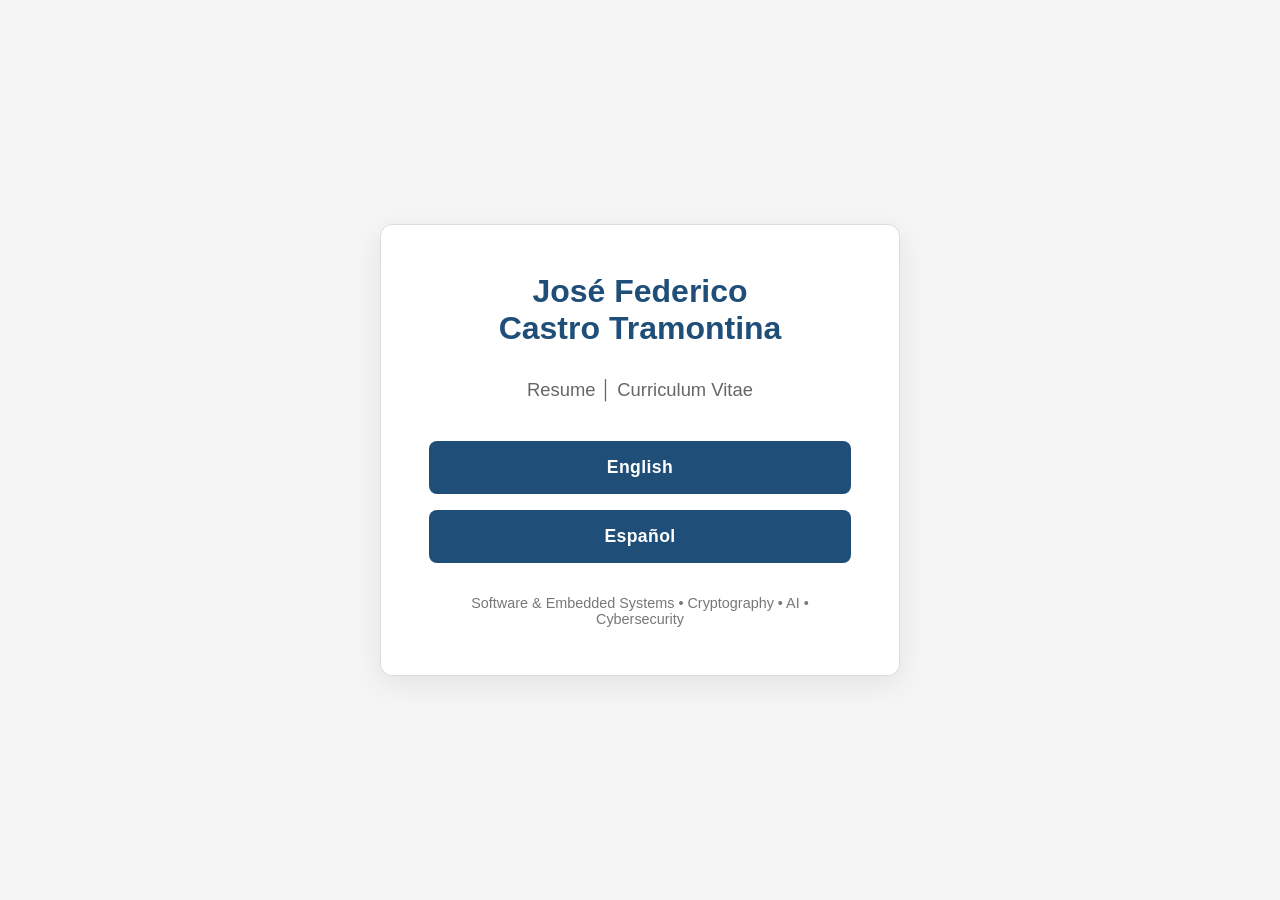
<file: index.html>
<!DOCTYPE html>
<html lang="en">

<head>

    <meta charset="UTF-8">

    <meta
        name="viewport"
        content="width=device-width, initial-scale=1.0"
    >

    <meta
        name="description"
        content="Resume | Curriculum Vitae of José Federico Castro Tramontina"
    >

    <title>José Federico Castro Tramontina</title>

    <style>

        :root
        {
            --bg: #f5f5f5;
            --card: #ffffff;
            --text: #222222;
            --accent: #1f4e79;
            --border: #dddddd;
        }

        *
        {
            box-sizing: border-box;
        }

        body
        {
            margin: 0;

            display: flex;
            justify-content: center;
            align-items: center;

            min-height: 100vh;

            font-family: Arial, Helvetica, sans-serif;

            background: var(--bg);
            color: var(--text);
        }

        .card
        {
            width: min(92%, 520px);

            padding: 48px;

            text-align: center;

            background: var(--card);

            border: 1px solid var(--border);
            border-radius: 12px;

            box-shadow: 0 8px 30px rgba(0, 0, 0, .08);

            transition:
                transform .15s ease,
                box-shadow .15s ease;
        }

        .card:hover
        {
            transform: translateY(-2px);

            box-shadow: 0 12px 36px rgba(0, 0, 0, .10);
        }

        h1
        {
            margin: 0;

            font-size: 2rem;

            color: var(--accent);
        }

        h1 + h1
        {
            margin-bottom: 2rem;
        }

        h2
        {
            margin: 0 0 2.5rem 0;

            font-size: 1.15rem;
            font-weight: normal;

            color: #666666;
        }

        .button
        {
            display: block;

            margin: 16px 0;
            padding: 16px;

            text-decoration: none;

            font-size: 1.1rem;
            font-weight: bold;
            letter-spacing: .4px;

            color: white;
            background: var(--accent);

            border-radius: 8px;

            transition:
                background .2s ease,
                transform .15s ease;
        }

        .button:hover
        {
            background: #163b5c;

            transform: translateY(-1px);
        }

        .footer
        {
            margin-top: 2rem;

            font-size: .9rem;

            color: #777777;
        }

    </style>

</head>

<body>

    <div class="card">

        <h1>
            José Federico
        </h1>

        <h1>
            Castro Tramontina
        </h1>

        <h2>
            Resume │ Curriculum Vitae
        </h2>

        <a
            class="button"
            href="index_en.html"
        >
            English
        </a>

        <a
            class="button"
            href="index_es.html"
        >
            Español
        </a>

        <div class="footer">
            Software &amp; Embedded Systems • Cryptography • AI • Cybersecurity
        </div>

    </div>

</body>

</html>
</file>
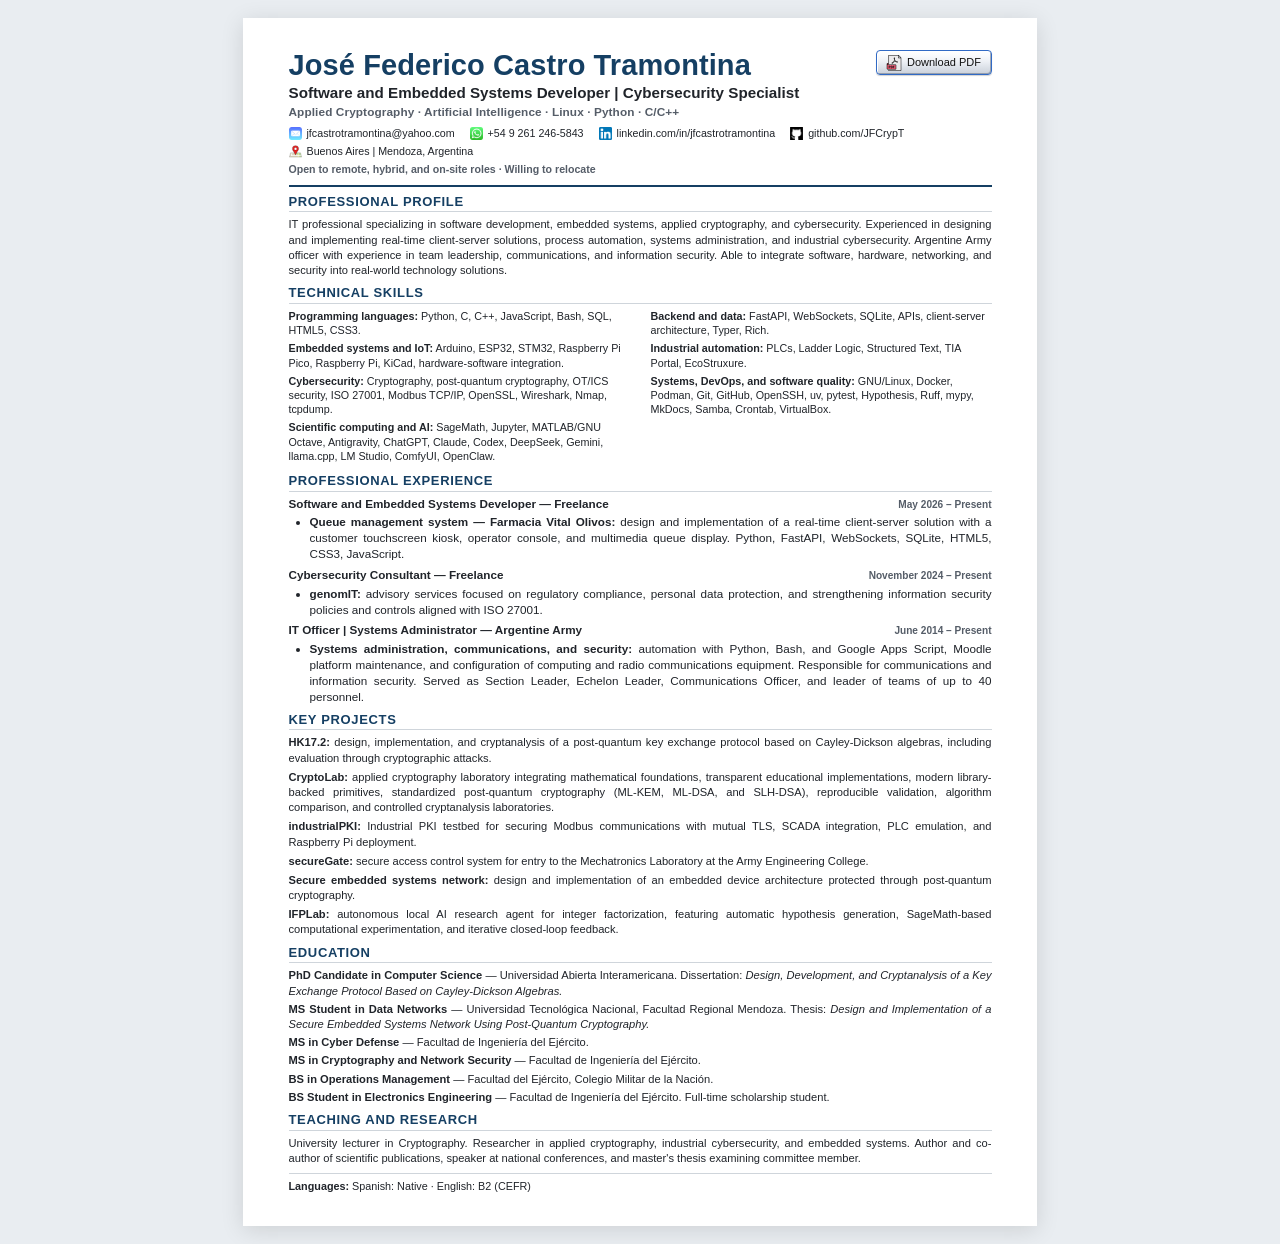
<file: index_en.html>
<!DOCTYPE html>

<html lang="en">
<head>
<meta charset="utf-8"/>
<meta content="width=device-width, initial-scale=1.0" name="viewport"/>
<meta content="José Federico Castro Tramontina's IT resume: software development, embedded systems, IoT, cybersecurity, artificial intelligence, and applied cryptography." name="description"/>
<title>IT Resume | José Federico Castro Tramontina</title>
<link href="css/style.css" rel="stylesheet"/>
<link href="css/print.css" media="print" rel="stylesheet"/>
</head>
<body>
<main class="cv">
<header class="cv-header">

<div class="header-top">
<h1>José Federico Castro Tramontina</h1>

<a
    aria-label="Download resume as PDF"
    class="pdf-download"
    download
    href="pdf/resume_english.pdf"
>
<img alt="" aria-hidden="true" src="thumbnails/pdf.png"/>
<span>Download PDF</span>
</a>
</div>

<p class="headline">
                Software and Embedded Systems Developer
                <span aria-hidden="true">|</span>
                Cybersecurity Specialist
            </p>
<p class="specialties">
                Applied Cryptography · Artificial Intelligence · Linux · Python · C/C++
            </p>
<address class="contact">
<a href="mailto:jfcastrotramontina@yahoo.com">
<img alt="" aria-hidden="true" src="thumbnails/email.png"/>
<span>jfcastrotramontina@yahoo.com</span>
</a>
<a href="https://wa.me/5492612465843">
<img alt="" aria-hidden="true" src="thumbnails/whatsapp.png"/>
<span>+54 9 261 246-5843</span>
</a>
<a href="https://www.linkedin.com/in/jfcastrotramontina/">
<img alt="" aria-hidden="true" src="thumbnails/linkedin.png"/>
<span>linkedin.com/in/jfcastrotramontina</span>
</a>
<a href="https://github.com/JFCrypT">
<img alt="" aria-hidden="true" src="thumbnails/github.png"/>
<span>github.com/JFCrypT</span>
</a>
<span class="contact-item">
<img alt="" aria-hidden="true" src="thumbnails/location.png"/>
<span>Buenos Aires | Mendoza, Argentina</span>
</span>
</address>
<p class="availability">
                Open to remote, hybrid, and on-site roles · Willing to relocate
            </p>
</header>

<section aria-labelledby="profile">
<h2 id="profile">Professional profile</h2>
<p>
                IT professional specializing in software development, embedded systems,
                applied cryptography, and cybersecurity. Experienced in designing and
                implementing real-time client-server solutions, process automation,
                systems administration, and industrial cybersecurity. Argentine Army
                officer with experience in team leadership, communications, and
                information security. Able to integrate software, hardware, networking,
                and security into real-world technology solutions.
            </p>
</section>

<section aria-labelledby="skills">
<h2 id="skills">Technical skills</h2>
<div class="skills">
<p>
<strong>Programming languages:</strong>
                    Python, C, C++, JavaScript, Bash, SQL, HTML5, CSS3.
                </p>
<p>
<strong>Backend and data:</strong>
                    FastAPI, WebSockets, SQLite, APIs, client-server architecture, 
                    Typer, Rich.
                </p>
<p>
<strong>Embedded systems and IoT:</strong>
                    Arduino, ESP32, STM32, Raspberry Pi Pico, Raspberry Pi, 
                    KiCad, hardware-software integration.
                </p>
<p>
<strong>Industrial automation:</strong>
                    PLCs, Ladder Logic, Structured Text, TIA Portal, EcoStruxure.
                </p>
<p>
<strong>Cybersecurity:</strong>
                    Cryptography, post-quantum cryptography, OT/ICS security, 
                    ISO 27001, Modbus TCP/IP, OpenSSL, Wireshark, Nmap, tcpdump.
                </p>
<p>
<strong>Systems, DevOps, and software quality:</strong>
                    GNU/Linux, Docker, Podman, Git, GitHub, OpenSSH, uv, pytest, 
                    Hypothesis, Ruff, mypy, MkDocs, Samba, Crontab, VirtualBox.
                </p>
<p>
<strong>Scientific computing and AI:</strong>
                    SageMath, Jupyter, MATLAB/GNU Octave, Antigravity, 
                    ChatGPT, Claude, Codex, DeepSeek, Gemini, llama.cpp,
                    LM Studio, ComfyUI, OpenClaw.
                </p>
</div>
</section>

<section aria-labelledby="experience">
<h2 id="experience">Professional experience</h2>

<article class="entry">
<div class="entry-heading">
<h3>
                        Software and Embedded Systems Developer — Freelance
                    </h3>
<p class="date">May 2026 – Present</p>
</div>

<ul class="experience-list">
<li>
<strong>Queue management system — Farmacia Vital Olivos:</strong>
                        design and implementation of a real-time client-server solution
                        with a customer touchscreen kiosk, operator console, and multimedia
                        queue display. Python, FastAPI, WebSockets, SQLite, HTML5, CSS3,
                        JavaScript.
                    </li>
</ul>
</article>

<article class="entry">
<div class="entry-heading">
<h3>Cybersecurity Consultant — Freelance</h3>
<p class="date">November 2024 – Present</p>
</div>

<ul class="experience-list">
<li>
<strong>genomIT:</strong>
                        advisory services focused on regulatory compliance, personal data
                        protection, and strengthening information security policies and
                        controls aligned with ISO 27001.
                    </li>
</ul>
</article>

<article class="entry">
<div class="entry-heading">
<h3>
                        IT Officer | Systems Administrator — Argentine Army
                    </h3>
<p class="date">June 2014 – Present</p>
</div>

<ul class="experience-list">
<li>
<strong>Systems administration, communications, and security:</strong>
                        automation with Python, Bash, and Google Apps Script, Moodle platform
                        maintenance, and configuration of computing and radio communications
                        equipment. Responsible for communications and information security.
                        Served as Section Leader, Echelon Leader, Communications Officer, and
                        leader of teams of up to 40 personnel.
                    </li>
</ul>
</article>
</section>

<section aria-labelledby="projects">
<h2 id="projects">Key projects</h2>
<div class="projects">
<p>
<strong>
                        HK17.2:
                    </strong>
                    design, implementation, and cryptanalysis of a post-quantum key exchange 
                    protocol based on Cayley-Dickson algebras, including evaluation through 
                    cryptographic attacks.
                </p>
<p>
<strong>
                        CryptoLab:
                    </strong>
                    applied cryptography laboratory integrating mathematical foundations, 
                    transparent educational implementations, modern library-backed primitives, 
                    standardized post-quantum cryptography (ML-KEM, ML-DSA, and SLH-DSA), 
                    reproducible validation, algorithm comparison, and controlled cryptanalysis 
                    laboratories.
                </p>
<p>
<strong>
                        industrialPKI:
                    </strong>
                    Industrial PKI testbed for securing Modbus communications with mutual TLS,
                    SCADA integration, PLC emulation, and Raspberry Pi deployment.
                </p>
<p>
<strong>
                        secureGate:
                    </strong>
                    secure access control system for entry to the Mechatronics Laboratory at the
                    Army Engineering College.
                </p>
<p>
<strong>
                        Secure embedded systems network:
                    </strong>
                    design and implementation of an embedded device architecture
                    protected through post-quantum cryptography.
                </p>
<p>
<strong>IFPLab:</strong>
                    autonomous local AI research agent for integer factorization,
                    featuring automatic hypothesis generation, SageMath-based
                    computational experimentation, and iterative closed-loop feedback.
                </p>
</div>
</section>

<section aria-labelledby="education">
<h2 id="education">Education</h2>
<div class="education">
<p>
<strong>PhD Candidate in Computer Science</strong>
                    — Universidad Abierta Interamericana.
                    Dissertation:
                    <em>
                        Design, Development, and Cryptanalysis of a Key Exchange
                        Protocol Based on Cayley-Dickson Algebras.
                    </em>
</p>
<p>
<strong>MS Student in Data Networks</strong>
                    — Universidad Tecnológica Nacional, Facultad Regional Mendoza.
                    Thesis:
                    <em>
                        Design and Implementation of a Secure Embedded Systems
                        Network Using Post-Quantum Cryptography.
                    </em>
</p>
<p>
<strong>MS in Cyber Defense</strong>
                    — Facultad de Ingeniería del Ejército.
                </p>
<p>
<strong>
                        MS in Cryptography and Network Security
                    </strong>
                    — Facultad de Ingeniería del Ejército.
                </p>
<p>
<strong>
                        BS in Operations Management
                    </strong>
                    — Facultad del Ejército, Colegio Militar de la Nación.
                </p>
<p>
<strong>BS Student in Electronics Engineering</strong>
                    — Facultad de Ingeniería del Ejército.
                    Full-time scholarship student.
                </p>
</div>
</section>

<section aria-labelledby="teaching">
<h2 id="teaching">Teaching and research</h2>
<p>
                University lecturer in Cryptography. Researcher in applied cryptography,
                industrial cybersecurity, and embedded systems. Author and co-author
                of scientific publications, speaker at national conferences, and
                master's thesis examining committee member.
            </p>
</section>

<footer class="cv-footer">
<p>
<strong>Languages:</strong>
                Spanish: Native · English: B2 (CEFR)
            </p>
</footer>

</main>
</body>
</html>
</file>
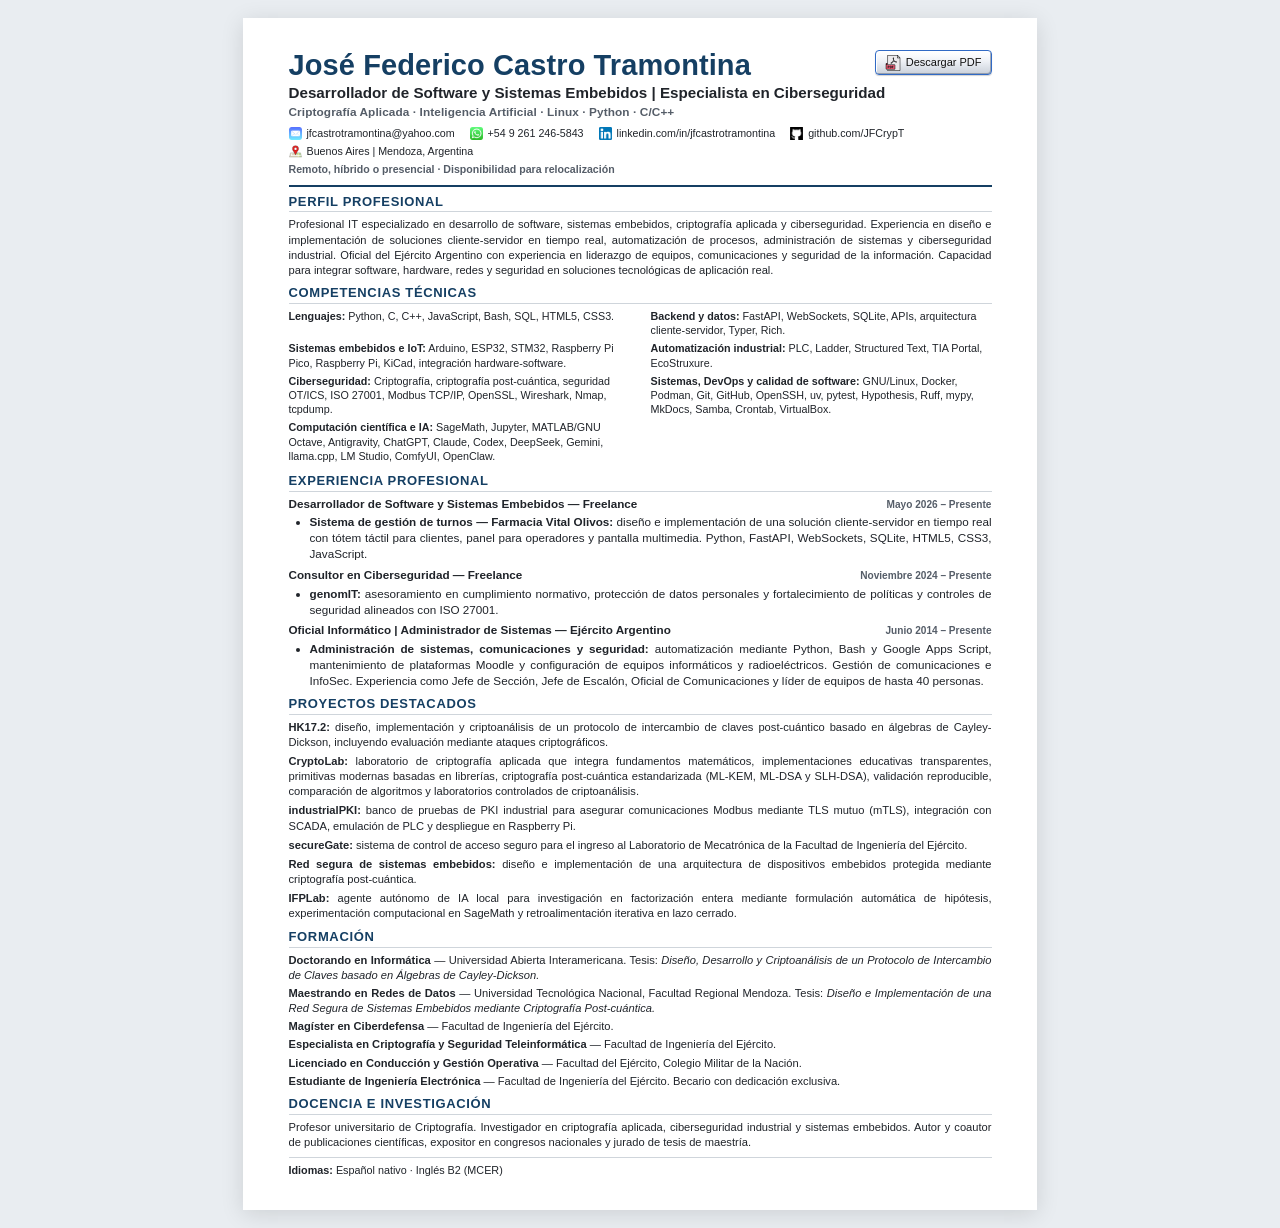
<file: index_es.html>
<!DOCTYPE html>

<html lang="es">
<head>
<meta charset="utf-8"/>
<meta content="width=device-width, initial-scale=1.0" name="viewport"/>
<meta content="Curriculum Vitae IT de José Federico Castro Tramontina: desarrollo de software, sistemas embebidos, IoT, ciberseguridad, inteligencia artificial y criptografía aplicada." name="description"/>
<title>Curriculum Vitae IT | José Federico Castro Tramontina</title>
<link href="css/style.css" rel="stylesheet"/>
<link href="css/print.css" media="print" rel="stylesheet"/>
</head>
<body>
<main class="cv">
<header class="cv-header">

<div class="header-top">
<h1>José Federico Castro Tramontina</h1>

<a
    aria-label="Descargar currículum en PDF"
    class="pdf-download"
    download
    href="pdf/cv_español.pdf"
>
<img alt="" aria-hidden="true" src="thumbnails/pdf.png"/>
<span>Descargar PDF</span>
</a>
</div>

<p class="headline">
                Desarrollador de Software y Sistemas Embebidos
                <span aria-hidden="true">|</span>
                Especialista en Ciberseguridad
            </p>
<p class="specialties">
                Criptografía Aplicada · Inteligencia Artificial · Linux · Python · C/C++
            </p>
<address class="contact">
<a href="mailto:jfcastrotramontina@yahoo.com">
<img alt="" aria-hidden="true" src="thumbnails/email.png"/>
<span>jfcastrotramontina@yahoo.com</span>
</a>
<a href="https://wa.me/5492612465843">
<img alt="" aria-hidden="true" src="thumbnails/whatsapp.png"/>
<span>+54 9 261 246-5843</span>
</a>
<a href="https://www.linkedin.com/in/jfcastrotramontina/">
<img alt="" aria-hidden="true" src="thumbnails/linkedin.png"/>
<span>linkedin.com/in/jfcastrotramontina</span>
</a>
<a href="https://github.com/JFCrypT">
<img alt="" aria-hidden="true" src="thumbnails/github.png"/>
<span>github.com/JFCrypT</span>
</a>
<span class="contact-item">
<img alt="" aria-hidden="true" src="thumbnails/location.png"/>
<span>Buenos Aires | Mendoza, Argentina</span>
</span>
</address>
<p class="availability">
                Remoto, híbrido o presencial · Disponibilidad para relocalización
            </p>
</header>

<section aria-labelledby="perfil">
<h2 id="perfil">Perfil profesional</h2>
<p>
                Profesional IT especializado en desarrollo de software, sistemas embebidos,
                criptografía aplicada y ciberseguridad. Experiencia en diseño e implementación 
                de soluciones cliente-servidor en tiempo real, automatización de procesos, 
                administración de sistemas y ciberseguridad industrial. Oficial del Ejército Argentino 
                con experiencia en liderazgo de equipos, comunicaciones y seguridad de la información. 
                Capacidad para integrar software, hardware, redes y seguridad en soluciones tecnológicas
                de aplicación real.
            </p>
</section>

<section aria-labelledby="competencias">
<h2 id="competencias">Competencias técnicas</h2>
<div class="skills">
<p>
<strong>Lenguajes:</strong>
                    Python, C, C++, JavaScript, Bash, SQL, HTML5, CSS3.
                </p>
<p>
<strong>Backend y datos:</strong>
                    FastAPI, WebSockets, SQLite, APIs, arquitectura cliente-servidor, 
                    Typer, Rich.
                </p>
<p>
<strong>Sistemas embebidos e IoT:</strong>
                    Arduino, ESP32, STM32, Raspberry Pi Pico, Raspberry Pi, 
                    KiCad, integración hardware-software.
                </p>
<p>
<strong>Automatización industrial:</strong>
                    PLC, Ladder, Structured Text, TIA Portal, EcoStruxure.
                </p>
<p>
<strong>Ciberseguridad:</strong>
                    Criptografía, criptografía post-cuántica, seguridad OT/ICS, ISO 27001, 
                    Modbus TCP/IP, OpenSSL, Wireshark, Nmap, tcpdump.
                </p>
<p>
<strong>Sistemas, DevOps y calidad de software:</strong>
                    GNU/Linux, Docker, Podman, Git, GitHub, OpenSSH, uv, pytest, 
                    Hypothesis, Ruff, mypy, MkDocs, Samba, Crontab, VirtualBox.
                </p>
<p>
<strong>Computación científica e IA:</strong>
                    SageMath, Jupyter, MATLAB/GNU Octave, Antigravity, 
                    ChatGPT, Claude, Codex, DeepSeek, Gemini, llama.cpp,
                    LM Studio, ComfyUI, OpenClaw.
                </p>
</div>
</section>

<section aria-labelledby="experiencia">
<h2 id="experiencia">Experiencia profesional</h2>

<article class="entry">
<div class="entry-heading">
<h3>
                        Desarrollador de Software y Sistemas Embebidos — Freelance
                    </h3>
<p class="date">Mayo 2026 – Presente</p>
</div>

<ul class="experience-list">
<li>
<strong>Sistema de gestión de turnos — Farmacia Vital Olivos:</strong>
                        diseño e implementación de una solución cliente-servidor en tiempo real
                        con tótem táctil para clientes, panel para operadores y pantalla multimedia.
                        Python, FastAPI, WebSockets, SQLite, HTML5, CSS3, JavaScript.
                    </li>
</ul>
</article>

<article class="entry">
<div class="entry-heading">
<h3>Consultor en Ciberseguridad — Freelance</h3>
<p class="date">Noviembre 2024 – Presente</p>
</div>

<ul class="experience-list">
<li>
<strong>genomIT:</strong>
                        asesoramiento en cumplimiento normativo, protección de datos personales
                        y fortalecimiento de políticas y controles de seguridad alineados con
                        ISO 27001.
                    </li>
</ul>
</article>

<article class="entry">
<div class="entry-heading">
<h3>
                        Oficial Informático | Administrador de Sistemas — Ejército Argentino
                    </h3>
<p class="date">Junio 2014 – Presente</p>
</div>

<ul class="experience-list">
<li>
<strong>Administración de sistemas, comunicaciones y seguridad:</strong>
                        automatización mediante Python, Bash y Google Apps Script, mantenimiento
                        de plataformas Moodle y configuración de equipos informáticos y
                        radioeléctricos. Gestión de comunicaciones e InfoSec. Experiencia como Jefe 
                        de Sección, Jefe de Escalón, Oficial de Comunicaciones y líder de equipos 
                        de hasta 40 personas.
                    </li>
</ul>
</article>
</section>

<section aria-labelledby="proyectos">
<h2 id="proyectos">Proyectos destacados</h2>
<div class="projects">
<p>
<strong>
                        HK17.2:
                    </strong>
                    diseño, implementación y criptoanálisis de un protocolo de intercambio de claves 
                    post-cuántico basado en álgebras de Cayley-Dickson, incluyendo evaluación mediante 
                    ataques criptográficos.
                </p>
<p>
<strong>
                        CryptoLab:
                    </strong>
                    laboratorio de criptografía aplicada que integra fundamentos matemáticos, 
                    implementaciones educativas transparentes, primitivas modernas basadas en 
                    librerías, criptografía post-cuántica estandarizada (ML-KEM, ML-DSA y SLH-DSA), 
                    validación reproducible, comparación de algoritmos y laboratorios controlados 
                    de criptoanálisis.
                </p>
<p>
<strong>
                        industrialPKI:
                    </strong>
                    banco de pruebas de PKI industrial para asegurar comunicaciones Modbus mediante
                    TLS mutuo (mTLS), integración con SCADA, emulación de PLC y despliegue en
                    Raspberry Pi.
                </p>
<p>
<strong>
                        secureGate:
                    </strong>
                    sistema de control de acceso seguro para el ingreso al Laboratorio de Mecatrónica
                    de la Facultad de Ingeniería del Ejército.
                </p>
<p>
<strong>
                        Red segura de sistemas embebidos:
                    </strong>
                    diseño e implementación de una arquitectura de dispositivos embebidos
                    protegida mediante criptografía post-cuántica.
                </p>
<p>
<strong>IFPLab:</strong>
                    agente autónomo de IA local para investigación en factorización entera
                    mediante formulación automática de hipótesis, experimentación computacional
                    en SageMath y retroalimentación iterativa en lazo cerrado.
                </p>
</div>
</section>

<section aria-labelledby="formacion">
<h2 id="formacion">Formación</h2>
<div class="education">
<p>
<strong>Doctorando en Informática</strong>
                    — Universidad Abierta Interamericana.
                    Tesis:
                    <em>
                        Diseño, Desarrollo y Criptoanálisis de un Protocolo de Intercambio
                        de Claves basado en Álgebras de Cayley-Dickson.
                    </em>
</p>
<p>
<strong>Maestrando en Redes de Datos</strong>
                    — Universidad Tecnológica Nacional, Facultad Regional Mendoza.
                    Tesis:
                    <em>
                        Diseño e Implementación de una Red Segura de Sistemas Embebidos
                        mediante Criptografía Post-cuántica.
                    </em>
</p>
<p>
<strong>Magíster en Ciberdefensa</strong>
                    — Facultad de Ingeniería del Ejército.
                </p>
<p>
<strong>
                        Especialista en Criptografía y Seguridad Teleinformática
                    </strong>
                    — Facultad de Ingeniería del Ejército.
                </p>
<p>
<strong>Licenciado en Conducción y Gestión Operativa</strong>
                    — Facultad del Ejército, Colegio Militar de la Nación.
                </p>
<p>
<strong>Estudiante de Ingeniería Electrónica</strong>
                    — Facultad de Ingeniería del Ejército.
                    Becario con dedicación exclusiva.
                </p>
</div>
</section>

<section aria-labelledby="docencia">
<h2 id="docencia">Docencia e investigación</h2>
<p>
                Profesor universitario de Criptografía. Investigador en criptografía aplicada, 
                ciberseguridad industrial y sistemas embebidos. Autor y coautor de publicaciones 
                científicas, expositor en congresos nacionales y jurado de tesis de maestría.
            </p>
</section>

<footer class="cv-footer">
<p>
<strong>Idiomas:</strong>
                Español nativo · Inglés B2 (MCER)
            </p>
</footer>

</main>
</body>
</html>
</file>
<file: css/style.css>
/* ==========================================================
   CV — José Federico Castro Tramontina
   Diseño sobrio, ATS-friendly y preparado para A4.
   ========================================================== */

:root {
    --text: #20242a;
    --muted: #555d68;
    --accent: #153f63;
    --rule: #cfd5db;
    --paper: #ffffff;
    --screen-bg: #e9edf1;
}

*,
*::before,
*::after {
    box-sizing: border-box;
}

html {
    font-size: 16px;
}

body {
    margin: 0;
    color: var(--text);
    background: var(--screen-bg);
    font-family: Arial, Helvetica, sans-serif;
    line-height: 1.36;
    text-rendering: optimizeLegibility;
    -webkit-font-smoothing: antialiased;
}

a {
    color: inherit;
    text-decoration: none;
}

a:hover,
a:focus-visible {
    color: var(--accent);
    text-decoration: underline;
}

/* ==========================================================
   Página A4
   ========================================================== */

.cv {
    width: 210mm;
    min-height: 297mm;
    margin: 18px auto;
    padding: 8.5mm 12mm;
    background: var(--paper);
    box-shadow: 0 4px 22px rgba(0, 0, 0, 0.12);
}

/* ==========================================================
   Encabezado
   ========================================================== */

.cv-header {
    padding-bottom: 8px;
    border-bottom: 2px solid var(--accent);
}

.header-top {
    display: flex;
    align-items: flex-start;
    justify-content: space-between;
    gap: 18px;
}

h1,
h2,
h3,
p {
    margin-top: 0;
}

h1 {
    margin-bottom: 3px;
    color: var(--accent);
    font-size: 29px;
    line-height: 1.05;
    letter-spacing: 0.1px;
}

/* ==========================================================
   Botón de descarga PDF estilo Windows XP
   ========================================================== */

.pdf-download {
    display: inline-flex;
    flex: 0 0 auto;
    align-items: center;
    justify-content: center;
    gap: 5px;

    min-width: 116px;
    height: 25px;
    margin: 0;
    padding: 2px 9px;

    color: #111111;

    background:
        linear-gradient(
            to bottom,
            #ffffff 0%,
            #fafbfd 18%,
            #edf0f5 46%,
            #dce1e8 72%,
            #cbd1da 100%
        );

    border: 1px solid #316ac5;
    border-radius: 4px;

    box-shadow:
        inset 1px 1px 0 rgba(255, 255, 255, 1),
        inset -1px -1px 0 rgba(103, 116, 136, 0.55),
        0 1px 1px rgba(0, 0, 0, 0.18);

    font-family: Arial, Helvetica, sans-serif;
    font-size: 11px;
    font-weight: 400;
    line-height: 1;

    white-space: nowrap;
    text-decoration: none;

    cursor: pointer;
    user-select: none;
}

.pdf-download img {
    width: 16px;
    height: 16px;
    flex: 0 0 16px;
    object-fit: contain;
}

.pdf-download:hover,
.pdf-download:focus-visible {
    color: #111111;

    background:
        linear-gradient(
            to bottom,
            #ffffff 0%,
            #ffffff 20%,
            #f2f6fb 48%,
            #e1eaf5 74%,
            #ccdced 100%
        );

    border-color: #0a4fa3;

    text-decoration: none;
    outline: none;
}

.pdf-download:focus-visible {
    box-shadow:
        inset 1px 1px 0 rgba(255, 255, 255, 1),
        inset -1px -1px 0 rgba(103, 116, 136, 0.55),
        0 0 0 2px rgba(49, 106, 197, 0.25);
}

.pdf-download:active {
    padding-top: 3px;
    padding-bottom: 1px;

    background:
        linear-gradient(
            to bottom,
            #c9ced7 0%,
            #dce1e8 38%,
            #eef1f5 72%,
            #fafbfc 100%
        );

    box-shadow:
        inset 1px 1px 1px rgba(45, 54, 68, 0.45),
        inset -1px -1px 0 rgba(255, 255, 255, 0.9);
}

.headline {
    margin-bottom: 3px;
    font-size: 15.2px;
    font-weight: 700;
    line-height: 1.2;
}

.specialties {
    margin-bottom: 7px;
    color: var(--muted);
    font-size: 11.8px;
    font-weight: 600;
    line-height: 1.25;
    letter-spacing: 0.1px;
}

.contact {
    display: flex;
    flex-wrap: wrap;
    gap: 5px 15px;
    margin: 0;
    font-size: 10.7px;
    font-style: normal;
    line-height: 1.25;
}

.contact a,
.contact-item {
    display: inline-flex;
    align-items: center;
    gap: 5px;
    white-space: nowrap;
}

.contact img {
    width: 13px;
    height: 13px;
    flex: 0 0 13px;
    object-fit: contain;
}

.availability {
    margin: 5px 0 0;
    color: var(--muted);
    font-size: 10.6px;
    font-weight: 600;
    line-height: 1.25;
}

/* ==========================================================
   Secciones generales
   ========================================================== */

section {
    margin-top: 8px;
}

h2 {
    margin-bottom: 5px;
    padding-bottom: 2px;
    border-bottom: 1px solid var(--rule);
    color: var(--accent);
    font-size: 13px;
    line-height: 1.15;
    letter-spacing: 0.65px;
    text-transform: uppercase;
}

h3 {
    margin-bottom: 1px;
    font-size: 11.7px;
    line-height: 1.24;
}

p {
    margin-bottom: 4px;
    font-size: 11.15px;
    line-height: 1.36;
}

/* ==========================================================
   Perfil profesional
   ========================================================== */

section[aria-labelledby="perfil"] > p,
section[aria-labelledby="profile"] > p,
.experience-list li,
.projects p,
.education p,
section[aria-labelledby="docencia"] > p,
section[aria-labelledby="teaching"] > p {
    text-align: justify;
    text-justify: inter-word;
    hyphens: auto;
}

/* ==========================================================
   Competencias técnicas
   ========================================================== */

.skills {
    display: grid;
    grid-template-columns: 1fr 1fr;
    column-gap: 21px;
    row-gap: 1px;
}

.skills p {
    margin-bottom: 3px;
    font-size: 10.75px;
    line-height: 1.32;
}

/* ==========================================================
   Experiencia profesional
   ========================================================== */

.entry {
    margin-bottom: 6px;
    break-inside: avoid;
    page-break-inside: avoid;
}

.entry:last-child {
    margin-bottom: 0;
}

.entry-heading {
    display: flex;
    align-items: baseline;
    justify-content: space-between;
    gap: 14px;
}

.entry-heading h3 {
    flex: 1 1 auto;
}

.date {
    flex: 0 0 auto;
    margin: 0;
    color: var(--muted);
    font-size: 10.1px;
    font-weight: 700;
    line-height: 1.2;
    white-space: nowrap;
}

/*
 * Los ítems de experiencia usan exactamente el mismo tamaño
 * que los títulos de los puestos (h3). No modifica ninguna
 * otra fuente del CV.
 */

.experience-list {
    margin: 2px 0 0;
    padding-left: 21px;
}

.experience-list li {
    margin: 0;
    font-size: 11.7px;
    line-height: 1.36;
    font-weight: 400;
}

.experience-list strong {
    font-size: inherit;
    font-weight: 700;
}

/* ==========================================================
   Proyectos y formación
   ========================================================== */

.projects,
.education {
    break-inside: avoid;
    page-break-inside: avoid;
}

.projects p {
    margin-bottom: 4px;
}

.education p {
    margin-bottom: 3px;
}

/* ==========================================================
   Pie
   ========================================================== */

.cv-footer {
    margin-top: 7px;
    padding-top: 5px;
    border-top: 1px solid var(--rule);
}

.cv-footer p {
    margin: 0;
    font-size: 10.8px;
}

/* ==========================================================
   Pantallas pequeñas
   ========================================================== */

@media (max-width: 900px) {
    body {
        background: var(--paper);
    }

    .cv {
        width: 100%;
        min-height: auto;
        margin: 0;
        padding: 22px;
        box-shadow: none;
    }

    .skills {
        grid-template-columns: 1fr;
    }

    .entry-heading {
        display: block;
    }

    .date {
        margin-top: 2px;
    }
}

@media (max-width: 560px) {
    .header-top {
        flex-direction: column;
        align-items: flex-start;
        gap: 8px;
    }
}
</file>
<file: css/print.css>
@page {
    size: A4;
    margin: 0;
}

html,
body {
    width: 100%;
    height: 100%;

    margin: 0;
    padding: 0;

    overflow: hidden;

    background: #ffffff;
}

body {
    -webkit-print-color-adjust: exact;
    print-color-adjust: exact;
}

.cv {
    width: auto;
    height: 297mm;
    min-height: 297mm;
    max-height: 297mm;

    margin: 0;

    /*
     * Compensación óptica:
     * Ajuste vertical para conservar el CV completo en una sola hoja A4
     * sin reducir tamaños de fuente.
     */
    padding: 3mm 12mm 5mm;

    overflow: hidden;

    background: #ffffff;
    box-shadow: none;
}

/* ==========================================================
   Ocultar botón de descarga en impresión
   ========================================================== */

.pdf-download {
    display: none;
}

/* ==========================================================
   Mantener las dos columnas de competencias técnicas
   ========================================================== */

.skills {
    display: grid;
    grid-template-columns: 1fr 1fr;
    column-gap: 21px;
    row-gap: 1px;
}

/* ==========================================================
   Ajuste vertical exclusivo para impresión
   No modifica ningún tamaño de fuente
   ========================================================== */

section {
    margin-top: 6px;
}

h2 {
    margin-bottom: 3px;
}

.entry {
    margin-bottom: 4px;
}

.experience-list {
    margin-top: 1px;
}

.projects p {
    margin-bottom: 2px;
}

.education p {
    margin-bottom: 1px;
}

.cv-footer {
    margin-top: 3px;
    padding-top: 2px;
}

/* ==========================================================
   Enlaces y control de cortes
   ========================================================== */

a {
    color: inherit;
    text-decoration: none;
}

section,
article,
.projects,
.education,
.cv-footer {
    break-inside: avoid;
    page-break-inside: avoid;
}

h1,
h2,
h3,
p,
li {
    orphans: 2;
    widows: 2;
}
</file>
